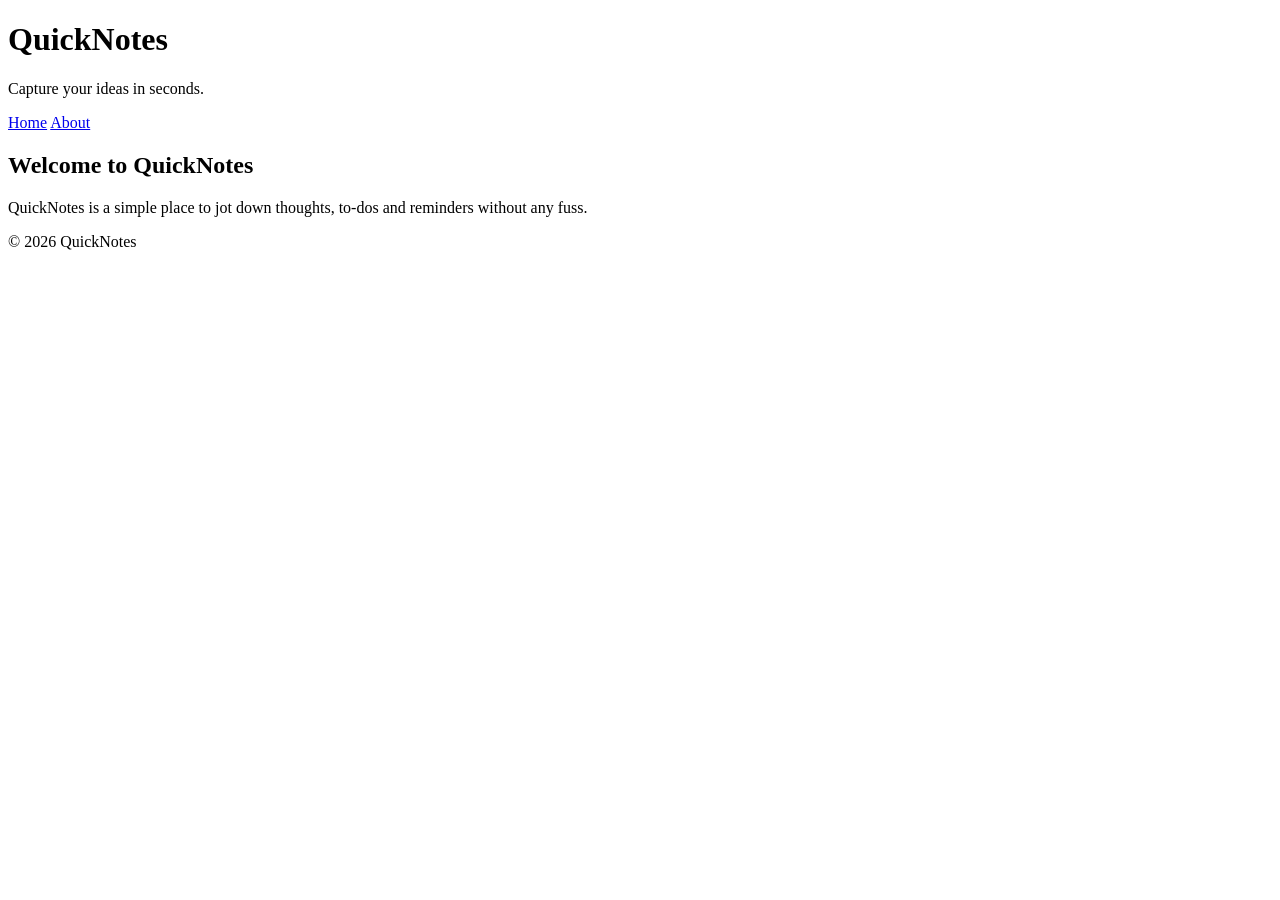
<file: Day1/index.html>
<!DOCTYPE html>
<html lang="en">
<head>
  <meta charset="UTF-8">
  <meta name="viewport" content="width=device-width, initial-scale=1.0">
  <title>QuickNotes</title>
</head>
<body>
  <header>
    <h1>QuickNotes</h1>
    <p>Capture your ideas in seconds.</p>
    <nav>
      <a href="index.html">Home</a>
      <a href="about.html">About</a>
    </nav>
  </header>

  <main>
    <h2>Welcome to QuickNotes</h2>
    <p>QuickNotes is a simple place to jot down thoughts, to-dos and reminders without any fuss.</p>
  </main>

  <footer>
    <p>&copy; 2026 QuickNotes</p>
  </footer>
</body>
</html>
</file>
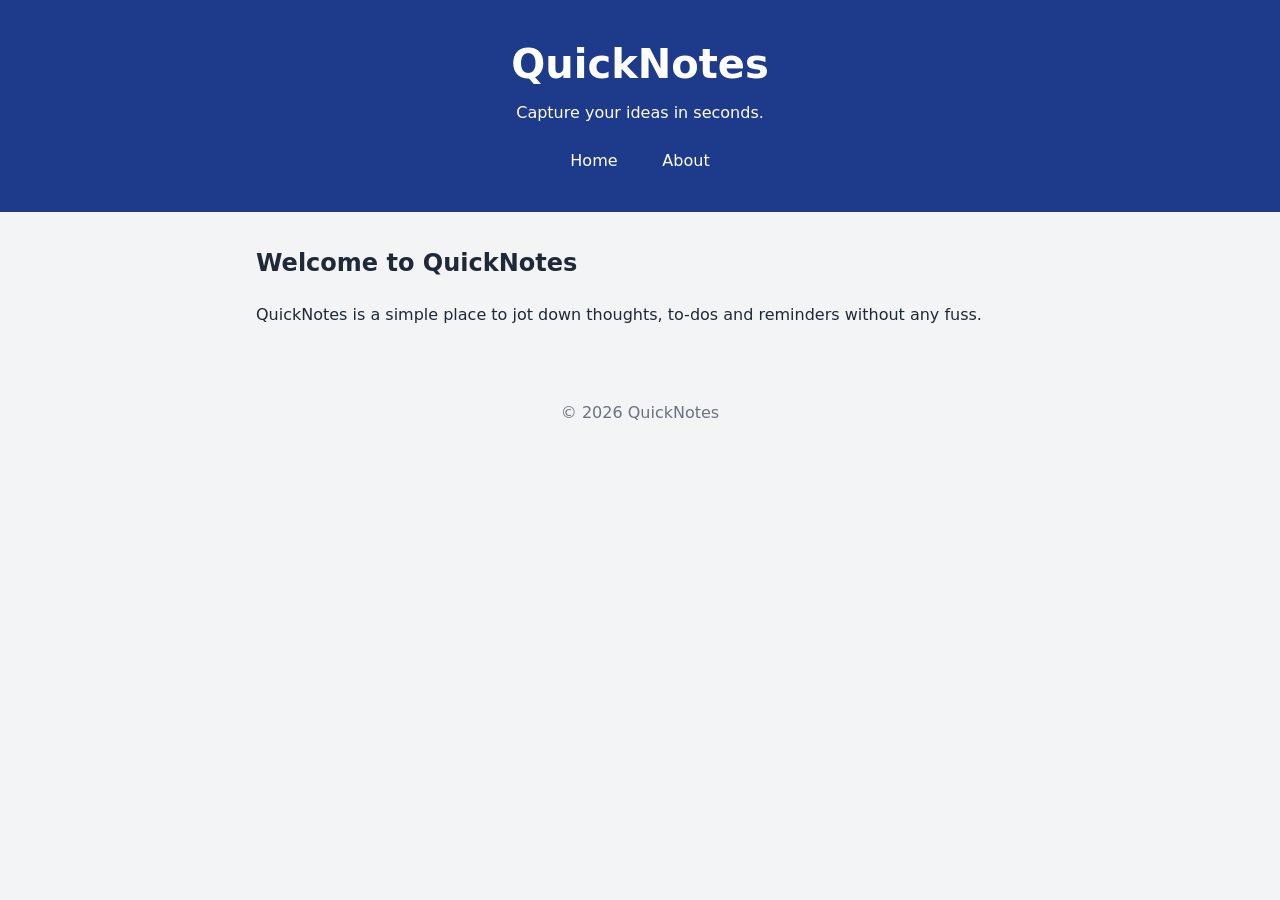
<file: day2/index.html>
<!DOCTYPE html>
<html lang="en">

<head>
  <meta charset="UTF-8">
  <meta name="viewport" content="width=device-width, initial-scale=1.0">
  <title>QuickNotes</title>
  <link rel="stylesheet" href="style.css">
</head>

<body>
  <header>
    <h1>QuickNotes</h1>
    <p>Capture your ideas in seconds.</p>
    <nav>
      <a href="index.html">Home</a>
      <a href="about.html">About</a>
    </nav>
  </header>

  <main>
    <h2>Welcome to QuickNotes</h2>
    <p>QuickNotes is a simple place to jot down thoughts, to-dos and reminders without any fuss.</p>
  </main>

  <footer>
    <p>&copy; 2026 QuickNotes</p>
  </footer>
</body>

</html>
</file>
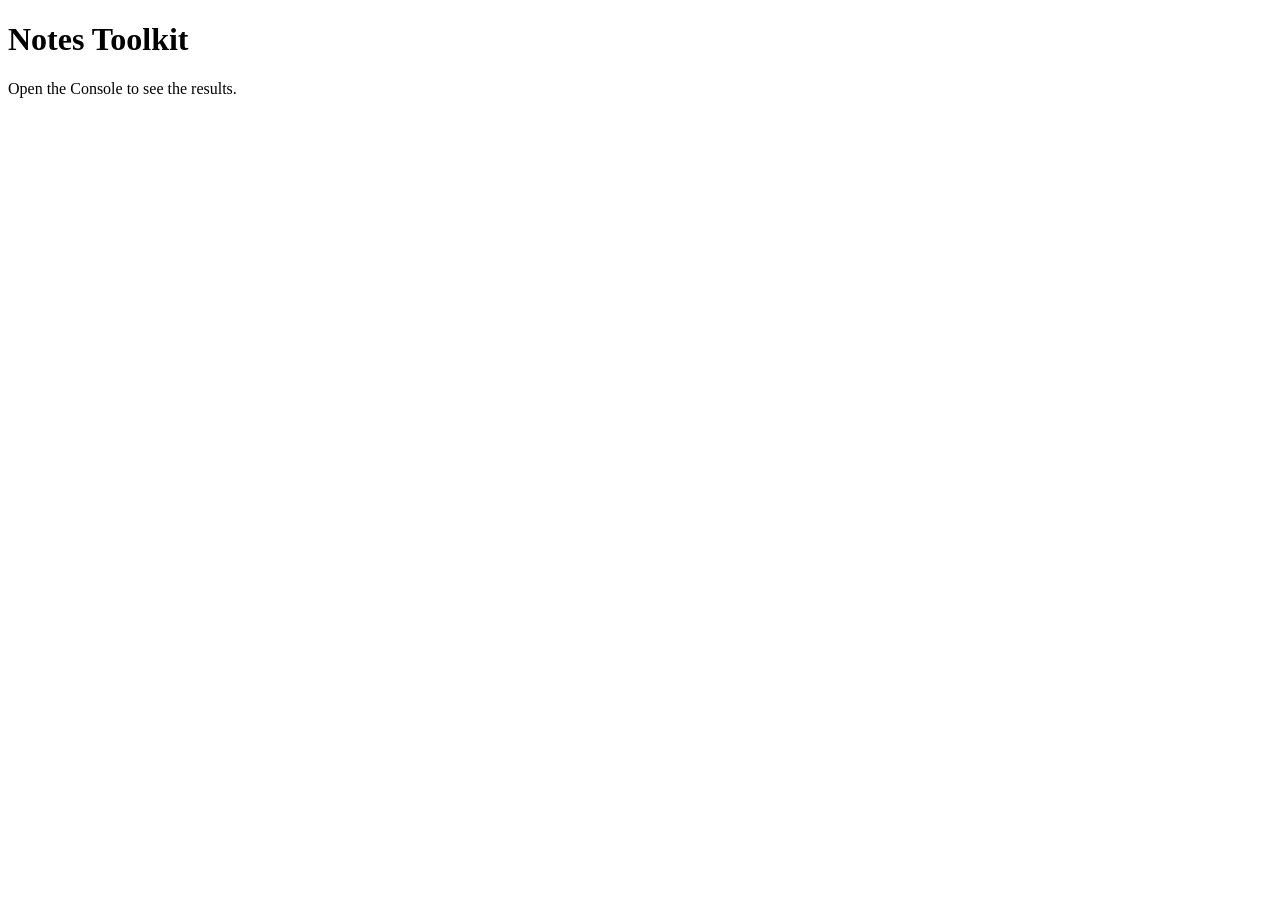
<file: day3/index.html>
<!DOCTYPE html>
<html lang="en">
<head>
  <meta charset="UTF-8">
  <meta name="viewport" content="width=device-width, initial-scale=1.0">
  <title>Notes Toolkit</title>
  <script src="script.js" defer></script>
</head>
<body>
  <h1>Notes Toolkit</h1>
  <p>Open the Console to see the results.</p>
</body>
</html>
</file>
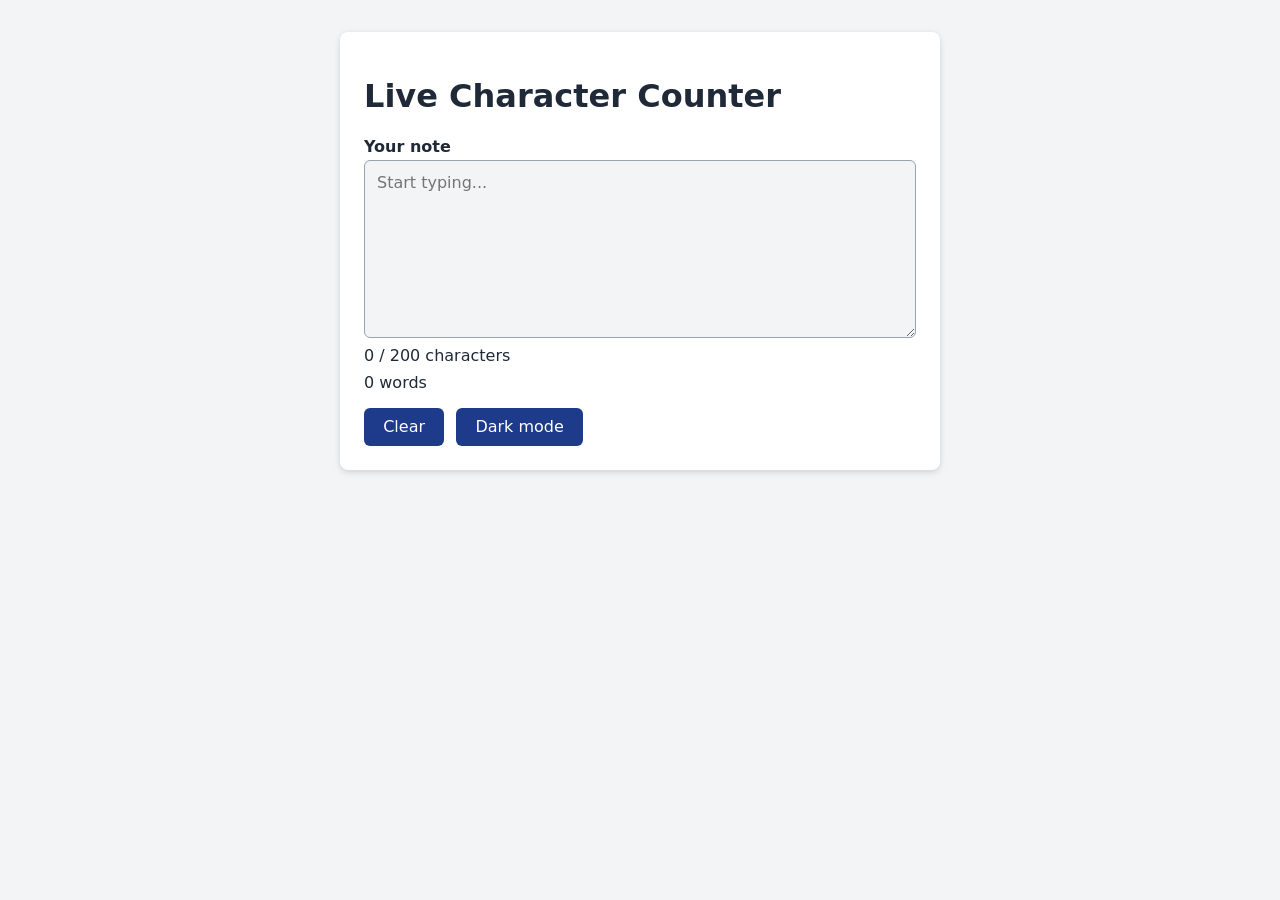
<file: day4/index.html>
<!DOCTYPE html>
<html lang="en">
<head>
  <meta charset="UTF-8">
  <meta name="viewport" content="width=device-width, initial-scale=1.0">
  <title>Live Character Counter</title>
  <link rel="stylesheet" href="style.css">
  <script src="script.js" defer></script>
</head>
<body>
  <main>
    <h1>Live Character Counter</h1>

    <label for="note-text">Your note</label>
    <textarea id="note-text" rows="8" placeholder="Start typing..."></textarea>

    <p id="char-count">0 / 200 characters</p>
    <p id="word-count">0 words</p>

    <div class="buttons">
      <button id="clear-btn" type="button">Clear</button>
      <button id="theme-toggle" type="button">Dark mode</button>
    </div>
  </main>
</body>
</html>
</file>
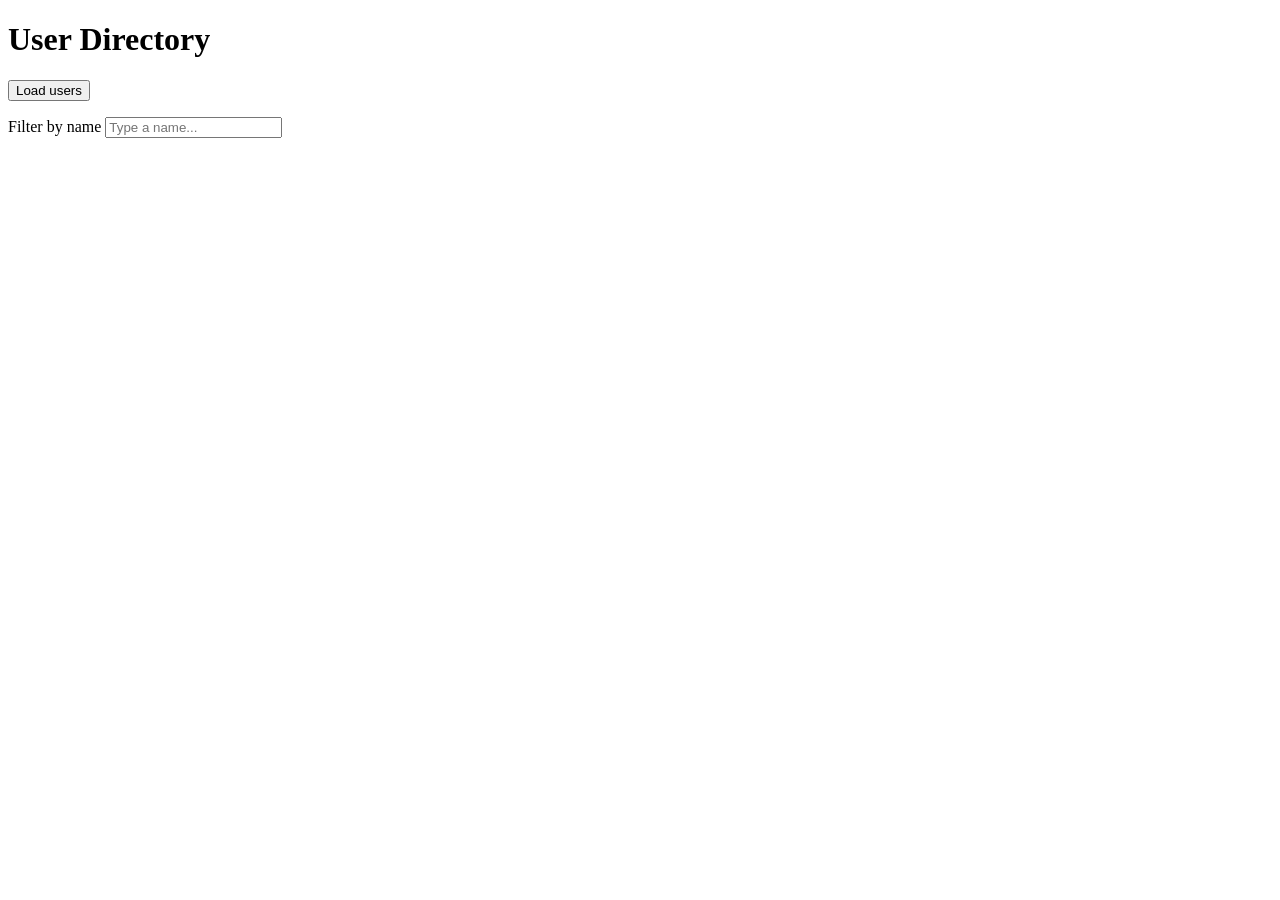
<file: day5/index.html>
<!DOCTYPE html>
<html lang="en">
<head>
  <meta charset="UTF-8">
  <meta name="viewport" content="width=device-width, initial-scale=1.0">
  <title>User Directory</title>
  <script src="users.js" defer></script>
</head>
<body>
  <h1>User Directory</h1>

  <button id="load-users" type="button">Load users</button>

  <p>
    <label for="filter-input">Filter by name</label>
    <input type="text" id="filter-input" placeholder="Type a name...">
  </p>

  <p id="status"></p>
  <ul id="users-list"></ul>
</body>
</html>
</file>
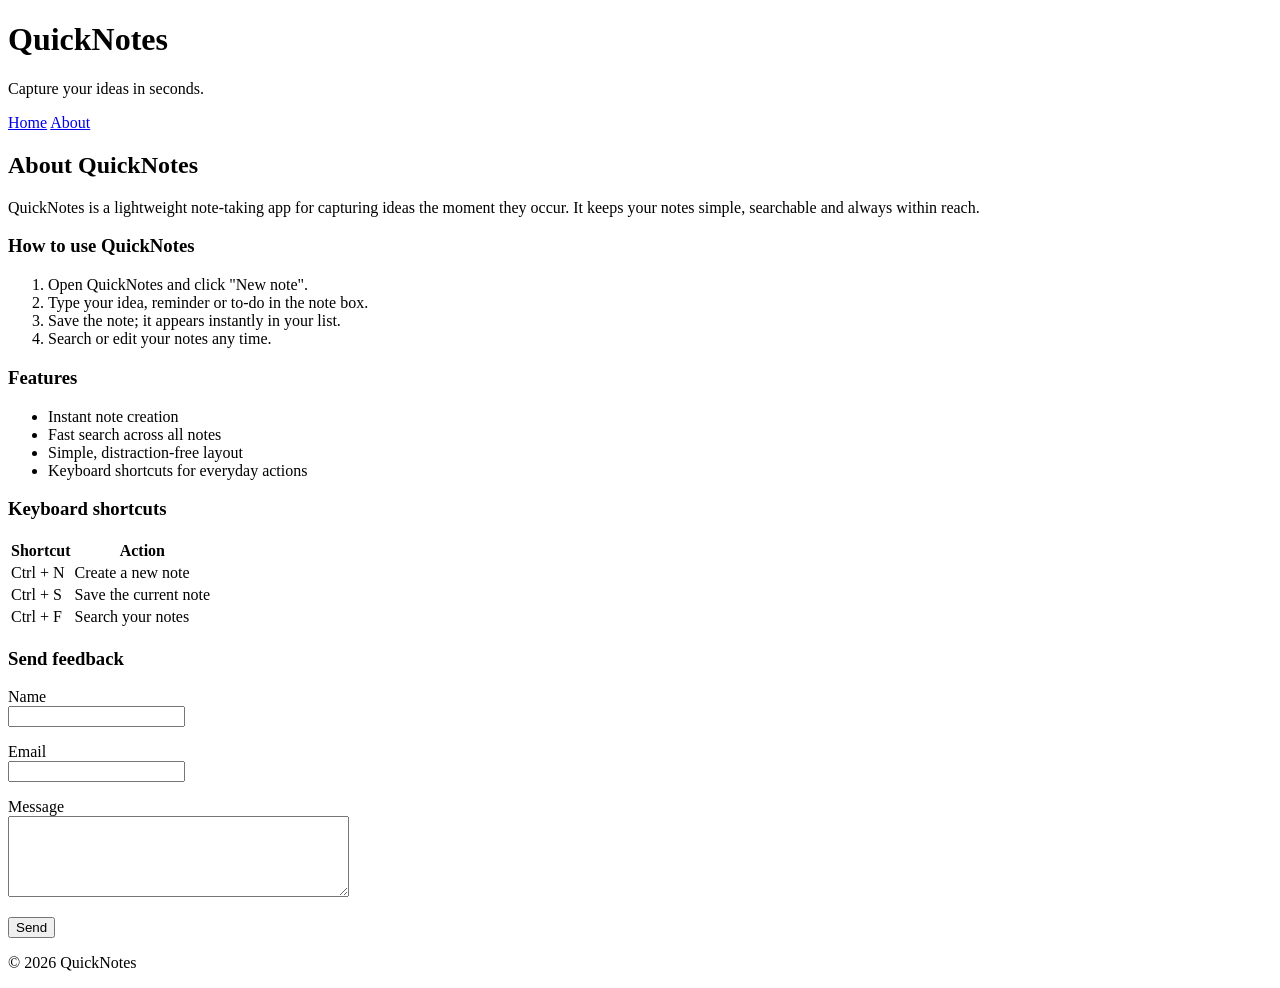
<file: Day1/about.html>
<!DOCTYPE html>
<html lang="en">
<head>
  <meta charset="UTF-8">
  <meta name="viewport" content="width=device-width, initial-scale=1.0">
  <title>About QuickNotes</title>
</head>
<body>
  <header>
    <h1>QuickNotes</h1>
    <p>Capture your ideas in seconds.</p>
    <nav>
      <a href="index.html">Home</a>
      <a href="about.html">About</a>
    </nav>
  </header>

  <main>
    <h2>About QuickNotes</h2>
    <p>QuickNotes is a lightweight note-taking app for capturing ideas the moment they occur. It keeps your notes simple, searchable and always within reach.</p>

    <section>
      <h3>How to use QuickNotes</h3>
      <ol>
        <li>Open QuickNotes and click "New note".</li>
        <li>Type your idea, reminder or to-do in the note box.</li>
        <li>Save the note; it appears instantly in your list.</li>
        <li>Search or edit your notes any time.</li>
      </ol>
    </section>

    <section>
      <h3>Features</h3>
      <ul>
        <li>Instant note creation</li>
        <li>Fast search across all notes</li>
        <li>Simple, distraction-free layout</li>
        <li>Keyboard shortcuts for everyday actions</li>
      </ul>
    </section>

    <section>
      <h3>Keyboard shortcuts</h3>
      <table>
        <thead>
          <tr>
            <th>Shortcut</th>
            <th>Action</th>
          </tr>
        </thead>
        <tbody>
          <tr>
            <td>Ctrl + N</td>
            <td>Create a new note</td>
          </tr>
          <tr>
            <td>Ctrl + S</td>
            <td>Save the current note</td>
          </tr>
          <tr>
            <td>Ctrl + F</td>
            <td>Search your notes</td>
          </tr>
        </tbody>
      </table>
    </section>

    <section>
      <h3>Send feedback</h3>
      <form action="#" method="post">
        <p>
          <label for="name">Name</label><br>
          <input type="text" id="name" name="name" required>
        </p>
        <p>
          <label for="email">Email</label><br>
          <input type="email" id="email" name="email" required>
        </p>
        <p>
          <label for="message">Message</label><br>
          <textarea id="message" name="message" rows="5" cols="40" required></textarea>
        </p>
        <button type="submit">Send</button>
      </form>
    </section>
  </main>

  <footer>
    <p>&copy; 2026 QuickNotes</p>
  </footer>
</body>
</html>
</file>
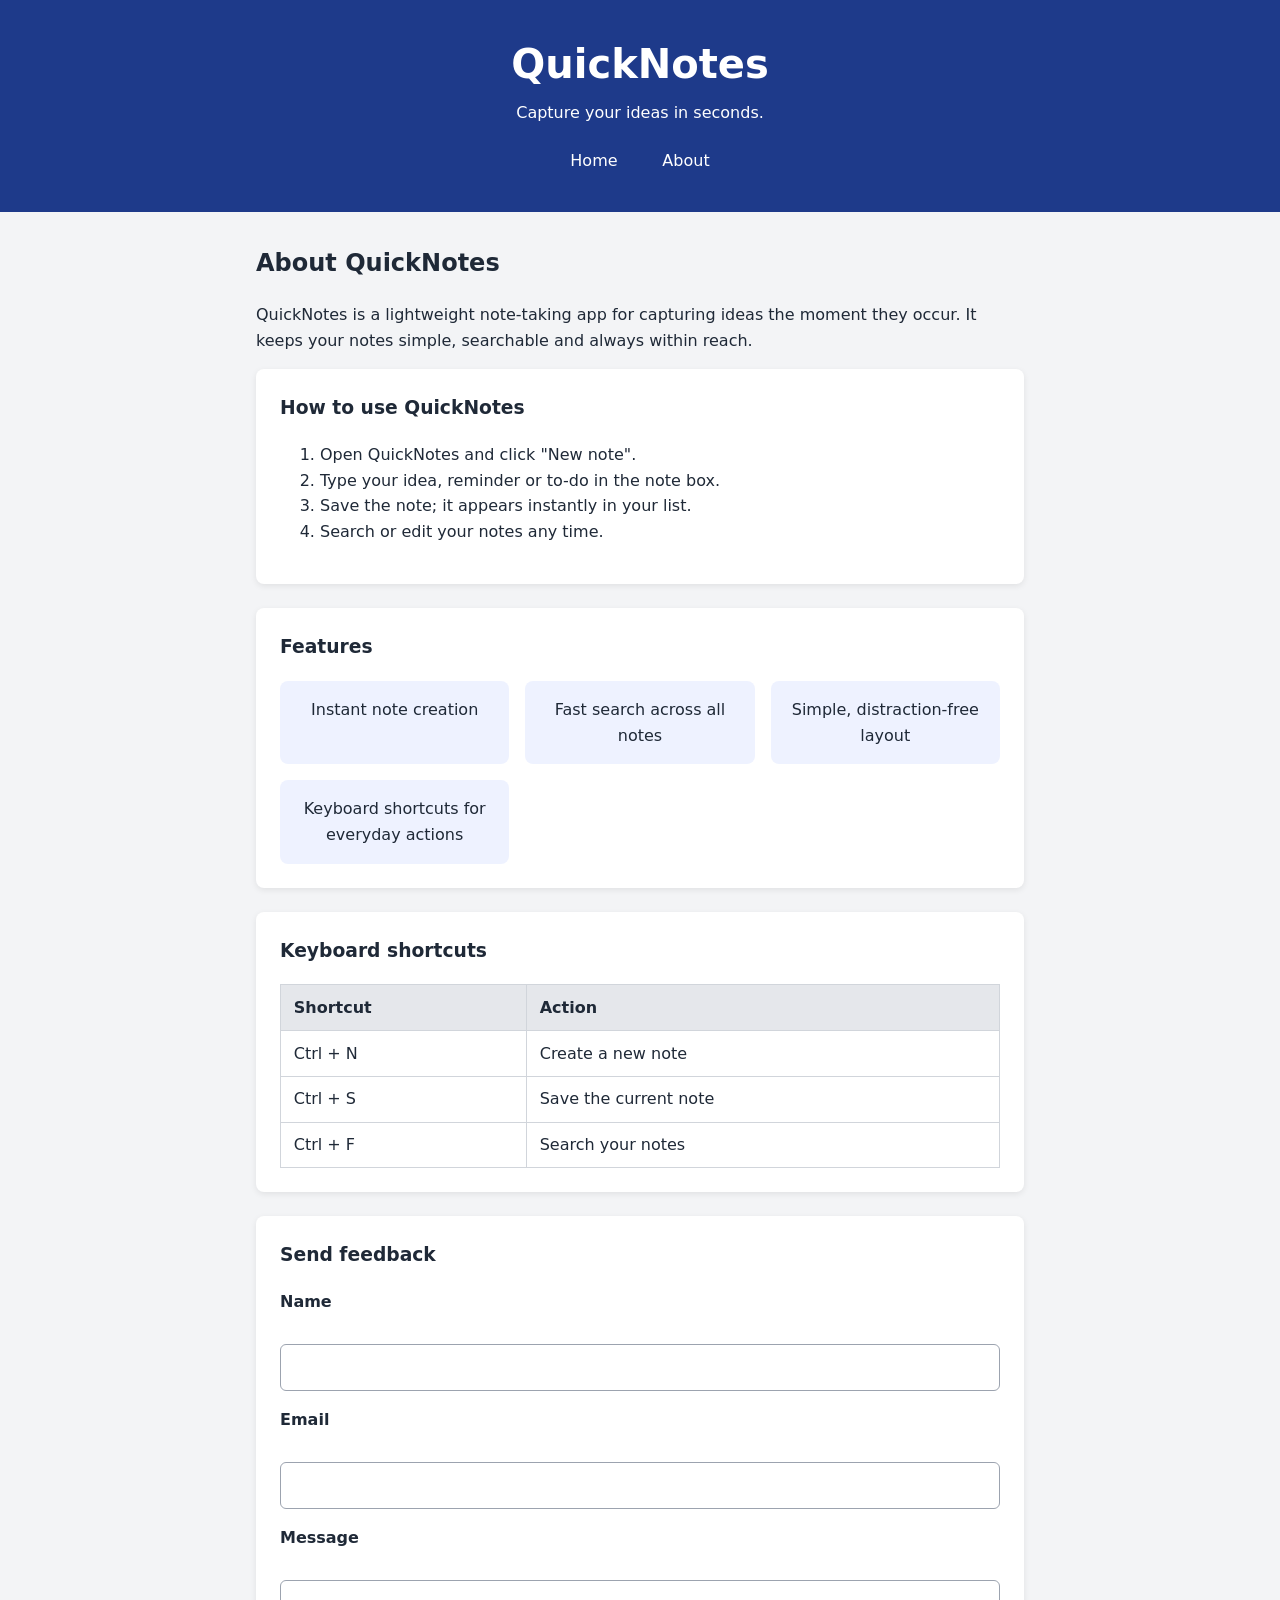
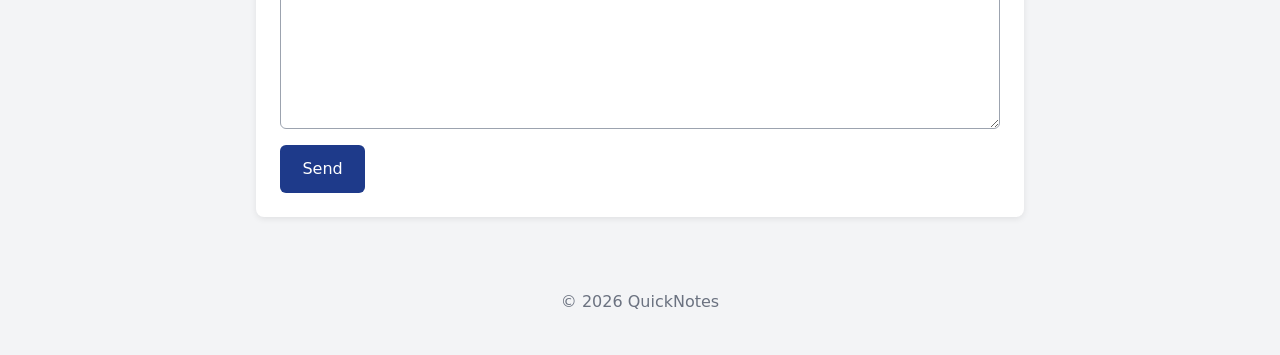
<file: day2/about.html>
<!DOCTYPE html>
<html lang="en">
<head>
  <meta charset="UTF-8">
  <meta name="viewport" content="width=device-width, initial-scale=1.0">
  <title>About QuickNotes</title>
  <link rel="stylesheet" href="style.css">
</head>
<body>
  <header>
    <h1>QuickNotes</h1>
    <p>Capture your ideas in seconds.</p>
    <nav>
      <a href="index.html">Home</a>
      <a href="about.html">About</a>
    </nav>
  </header>

  <main>
    <h2>About QuickNotes</h2>
    <p>QuickNotes is a lightweight note-taking app for capturing ideas the moment they occur. It keeps your notes simple, searchable and always within reach.</p>

    <section>
      <h3>How to use QuickNotes</h3>
      <ol>
        <li>Open QuickNotes and click "New note".</li>
        <li>Type your idea, reminder or to-do in the note box.</li>
        <li>Save the note; it appears instantly in your list.</li>
        <li>Search or edit your notes any time.</li>
      </ol>
    </section>

    <section>
      <h3>Features</h3>
      <ul class="features">
        <li>Instant note creation</li>
        <li>Fast search across all notes</li>
        <li>Simple, distraction-free layout</li>
        <li>Keyboard shortcuts for everyday actions</li>
      </ul>
    </section>

    <section>
      <h3>Keyboard shortcuts</h3>
      <table>
        <thead>
          <tr>
            <th>Shortcut</th>
            <th>Action</th>
          </tr>
        </thead>
        <tbody>
          <tr>
            <td>Ctrl + N</td>
            <td>Create a new note</td>
          </tr>
          <tr>
            <td>Ctrl + S</td>
            <td>Save the current note</td>
          </tr>
          <tr>
            <td>Ctrl + F</td>
            <td>Search your notes</td>
          </tr>
        </tbody>
      </table>
    </section>

    <section>
      <h3>Send feedback</h3>
      <form action="#" method="post">
        <p>
          <label for="name">Name</label><br>
          <input type="text" id="name" name="name" required>
        </p>
        <p>
          <label for="email">Email</label><br>
          <input type="email" id="email" name="email" required>
        </p>
        <p>
          <label for="message">Message</label><br>
          <textarea id="message" name="message" rows="5" cols="40" required></textarea>
        </p>
        <button type="submit">Send</button>
      </form>
    </section>
  </main>

  <footer>
    <p>&copy; 2026 QuickNotes</p>
  </footer>
</body>
</html>
</file>
<file: day2/style.css>
/* Reset */
*,
*::before,
*::after {
  box-sizing: border-box;
}

/* Base */
body {
  margin: 0;
  font-family: system-ui, -apple-system, "Segoe UI", Arial, sans-serif;
  line-height: 1.6;
  color: #1f2937;
  background-color: #f3f4f6;
}

/* Header */
header {
  background-color: #1e3a8a;
  color: #ffffff;
  padding: 2rem 1rem;
  text-align: center;
}

header h1 {
  margin: 0;
  font-size: 2.5rem;
}

header p {
  margin: 0.25rem 0 0;
}

/* Navigation (Flexbox) */
nav {
  display: flex;
  justify-content: center;
  gap: 16px;
  margin-top: 1rem;
}

nav a {
  color: #ffffff;
  text-decoration: none;
  padding: 0.4rem 0.9rem;
  border-radius: 6px;
  transition: background-color 0.3s ease, transform 0.3s ease;
}

nav a:hover {
  background-color: rgba(255, 255, 255, 0.25);
  transform: translateY(-2px);
}

/* Main */
main {
  max-width: 800px;
  margin: 2rem auto;
  padding: 0 1rem;
}

/* Section cards */
section {
  background-color: #ffffff;
  padding: 1.5rem;
  margin-bottom: 1.5rem;
  border-radius: 8px;
  box-shadow: 0 2px 6px rgba(0, 0, 0, 0.08);
}

section h3 {
  margin-top: 0;
}

/* Features grid */
.features {
  list-style: none;
  padding: 0;
  margin: 0;
  display: grid;
  grid-template-columns: repeat(auto-fit, minmax(180px, 1fr));
  gap: 1rem;
}

.features li {
  background-color: #eef2ff;
  padding: 1rem;
  border-radius: 8px;
  text-align: center;
}

/* Table */
table {
  width: 100%;
  border-collapse: collapse;
}

th,
td {
  border: 1px solid #d1d5db;
  padding: 0.6rem 0.8rem;
  text-align: left;
}

th {
  background-color: #e5e7eb;
}

/* Form */
form label {
  display: block;
  font-weight: 600;
}

form input,
form textarea {
  display: block;
  width: 100%;
  margin-top: 0.25rem;
  padding: 0.6rem;
  font: inherit;
  border: 1px solid #9ca3af;
  border-radius: 6px;
}

form input:focus,
form textarea:focus {
  outline: 2px solid #1e3a8a;
  border-color: #1e3a8a;
}

/* Buttons */
button {
  background-color: #1e3a8a;
  color: #ffffff;
  border: none;
  padding: 0.7rem 1.4rem;
  font: inherit;
  border-radius: 6px;
  cursor: pointer;
  transition: background-color 0.3s ease, transform 0.2s ease;
}

button:hover {
  background-color: #2563eb;
  transform: translateY(-2px);
}

/* Footer */
footer {
  text-align: center;
  padding: 1.5rem 1rem;
  color: #6b7280;
}

/* Small screens */
@media (max-width: 600px) {
  header {
    padding: 1rem 0.75rem;
  }

  header h1 {
    font-size: 1.6rem;
  }

  nav {
    gap: 8px;
  }
}
</file>
<file: day4/style.css>
/* Colours live in variables so the dark theme only redefines them */
:root {
  --bg: #f3f4f6;
  --card: #ffffff;
  --text: #1f2937;
  --border: #9ca3af;
  --accent: #1e3a8a;
  --accent-text: #ffffff;
}

body.dark {
  --bg: #111827;
  --card: #1f2937;
  --text: #f3f4f6;
  --border: #4b5563;
  --accent: #3b82f6;
  --accent-text: #ffffff;
}

*,
*::before,
*::after {
  box-sizing: border-box;
}

body {
  margin: 0;
  font-family:
    system-ui,
    -apple-system,
    "Segoe UI",
    Arial,
    sans-serif;
  background-color: var(--bg);
  color: var(--text);
  transition:
    background-color 0.3s ease,
    color 0.3s ease;
}

main {
  max-width: 600px;
  margin: 2rem auto;
  padding: 1.5rem;
  background-color: var(--card);
  border-radius: 8px;
  box-shadow: 0 2px 6px rgba(0, 0, 0, 0.15);
}

label {
  display: block;
  font-weight: 600;
  margin-bottom: 0.25rem;
}

textarea {
  display: block;
  width: 100%;
  padding: 0.75rem;
  font: inherit;
  color: var(--text);
  background-color: var(--bg);
  border: 1px solid var(--border);
  border-radius: 6px;
  resize: vertical;
}

#char-count,
#word-count {
  margin: 0.5rem 0 0;
}

.buttons {
  display: flex;
  gap: 12px;
  margin-top: 1rem;
}

button {
  padding: 0.6rem 1.2rem;
  font: inherit;
  color: var(--accent-text);
  background-color: var(--accent);
  border: none;
  border-radius: 6px;
  cursor: pointer;
  transition:
    opacity 0.3s ease,
    transform 0.2s ease;
}

button:hover {
  opacity: 0.85;
  transform: translateY(-2px);
}

/* Character counter states */
.warning {
  color: orange;
}

.over {
  color: red;
  font-weight: bold;
}
</file>
